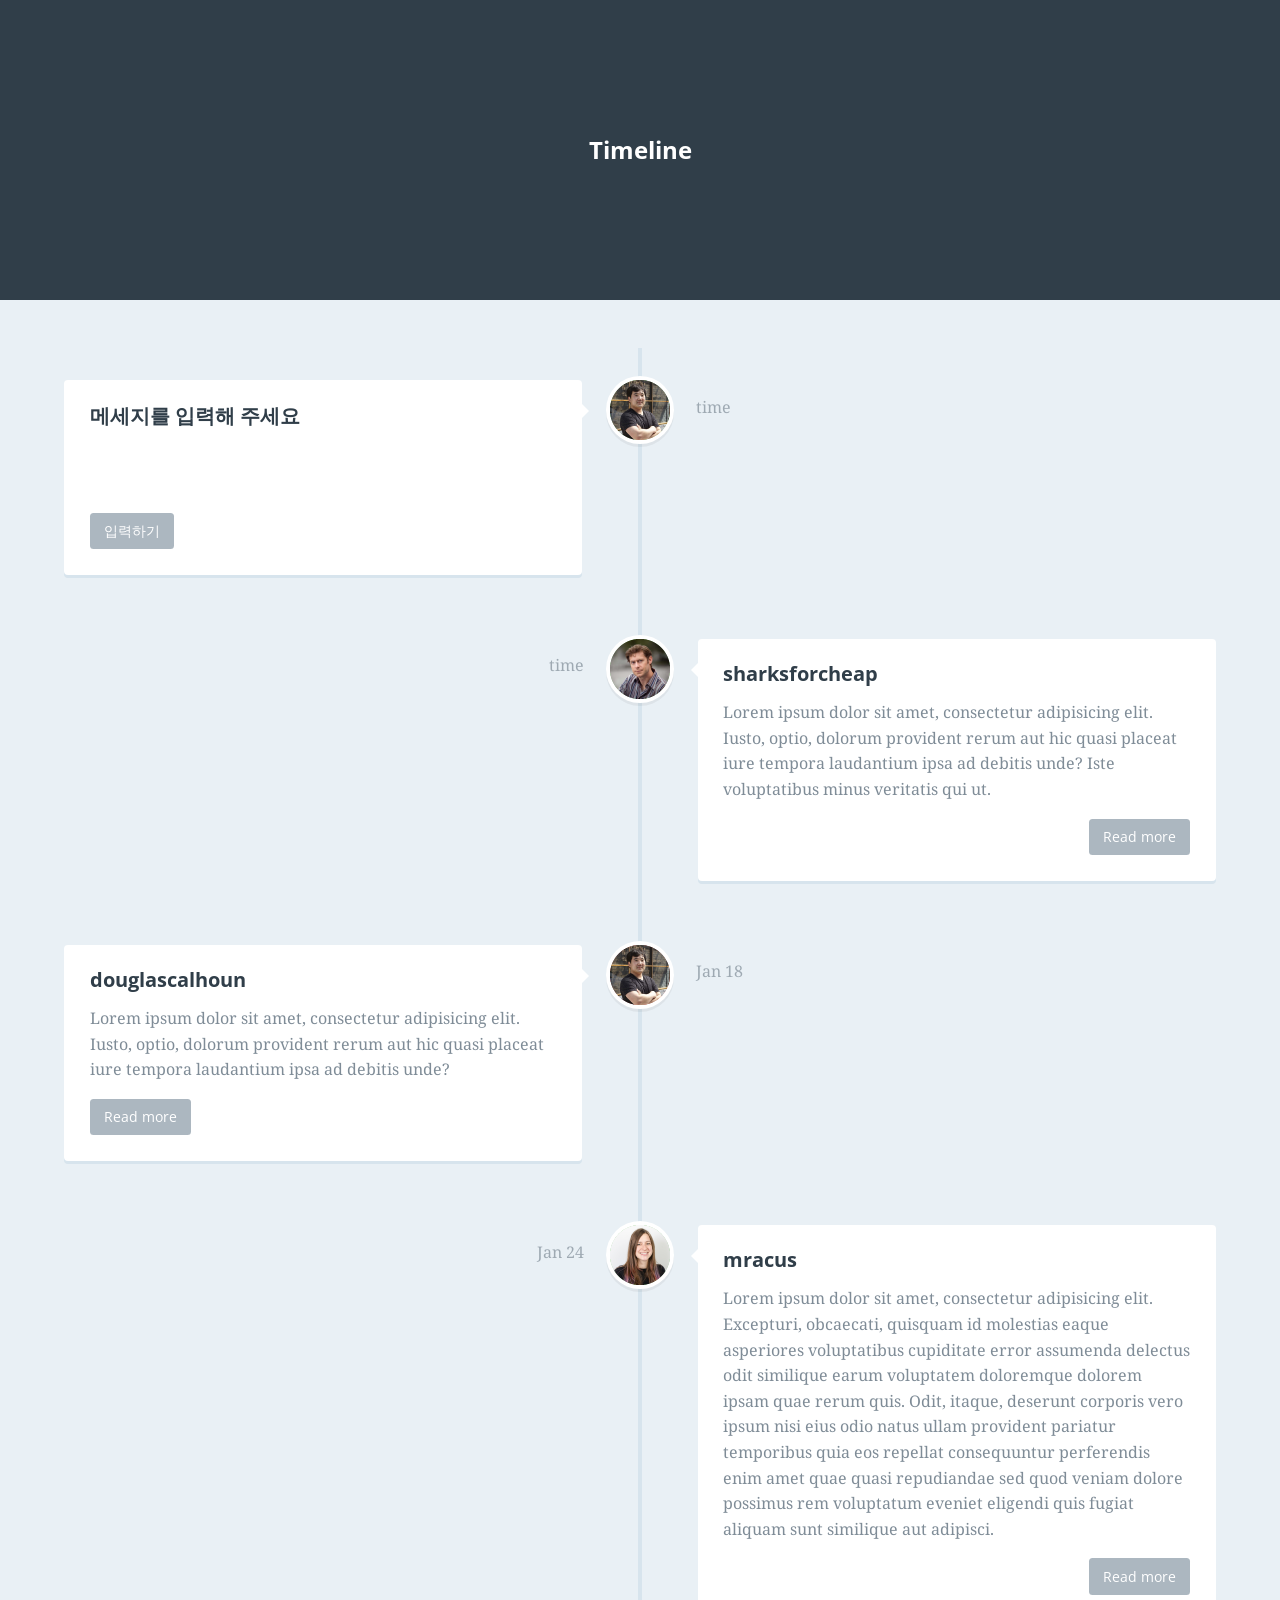
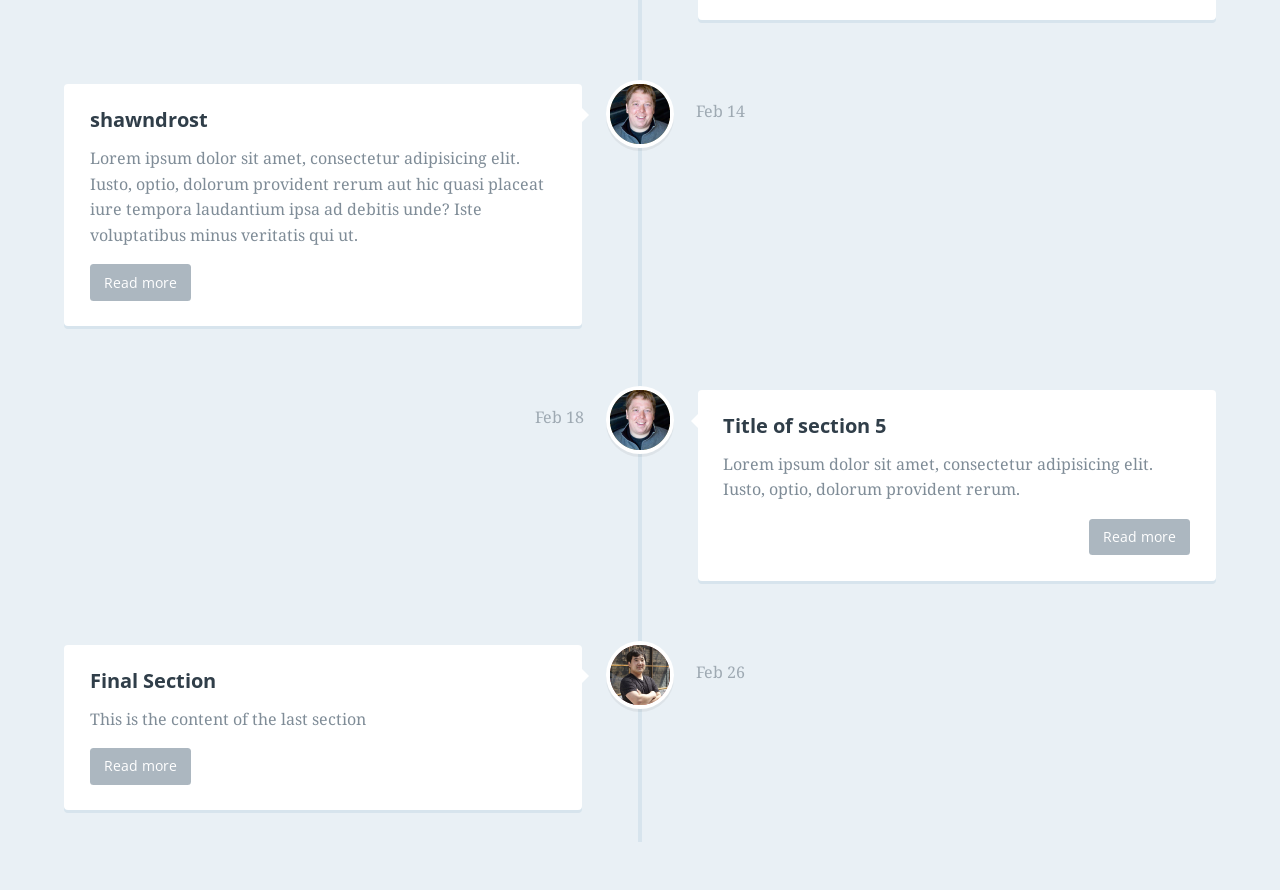
<file: project/project01-twitt/index.html>
<!doctype html>
<html lang="en" class="no-js">
<head>
	<meta charset="utf-8">
	<meta name="viewport" content="width=device-width, initial-scale=1">

	<link href='http://fonts.googleapis.com/css?family=Droid+Serif|Open+Sans:400,700' rel='stylesheet' type='text/css'>

	<link rel="stylesheet" href="css/reset.css"> <!-- CSS reset -->
	<link rel="stylesheet" href="css/style.css"> <!-- Resource style -->
	<script src="js/underscore.js"></script>
    <script src="js/jquery.js"></script>
    <script src="js/data_generator.js"></script>
	<script src="js/modernizr.js"></script> <!-- Modernizr -->

	<title>Timeline</title>
</head>
<body>
    <script src="js/moment.min.js"></script>
    <script src="js/app.js"></script>
	<header>
		<h1>Timeline</h1>
	</header>
	<section id="cd-timeline" class="cd-container">
        <div class="cd-timeline-block">
			<div class="cd-timeline-img cd-picture">
				<img src="img/douglascalhoun.png">
			</div> <!-- cd-timeline-img -->

			<div class="cd-timeline-content">
				<h2>메세지를 입력해 주세요</h2>
				<p><input id="message" type="text" style="padding:20px 120px;border-width:0;"></p>
				<a id="submit" class="cd-read-more">입력하기</a>
				<span class="cd-date">time</span>
			</div> <!-- cd-timeline-content -->
		</div> <!-- cd-timeline-block -->
	
		<div class="cd-timeline-block">
			<div class="cd-timeline-img cd-picture">
				<img src="img/sharksforcheap.png" alt="Picture">
			</div> <!-- cd-timeline-img -->

			<div class="cd-timeline-content">
				<h2>sharksforcheap</h2>
				<p>
				Lorem ipsum dolor sit amet, consectetur adipisicing elit. Iusto, optio, dolorum provident rerum aut hic quasi placeat iure tempora laudantium ipsa ad debitis unde? Iste voluptatibus minus veritatis qui ut.</p>
				<a onclick="clickUser.bind(this)()" class="cd-read-more sharksforcheap">Read more</a>
				<span class="cd-date">time</span>
			</div> <!-- cd-timeline-content -->
		</div> <!-- cd-timeline-block -->

		<div class="cd-timeline-block">
			<div class="cd-timeline-img cd-movie">
				<img src="img/douglascalhoun.png" alt="Movie">
			</div> <!-- cd-timeline-img -->

			<div class="cd-timeline-content">
				<h2>douglascalhoun</h2>
				<p>Lorem ipsum dolor sit amet, consectetur adipisicing elit. Iusto, optio, dolorum provident rerum aut hic quasi placeat iure tempora laudantium ipsa ad debitis unde?</p>
				<a onclick="clickUser.bind(this)()" class="cd-read-more douglascalhoun">Read more</a>
				<span class="cd-date">Jan 18</span>
			</div> <!-- cd-timeline-content -->
		</div> <!-- cd-timeline-block -->

		<div class="cd-timeline-block">
			<div class="cd-timeline-img cd-picture">
				<img src="img/mracus.png" alt="Picture">
			</div> <!-- cd-timeline-img -->

			<div class="cd-timeline-content">
				<h2>mracus</h2>
				<p>Lorem ipsum dolor sit amet, consectetur adipisicing elit. Excepturi, obcaecati, quisquam id molestias eaque asperiores voluptatibus cupiditate error assumenda delectus odit similique earum voluptatem doloremque dolorem ipsam quae rerum quis. Odit, itaque, deserunt corporis vero ipsum nisi eius odio natus ullam provident pariatur temporibus quia eos repellat consequuntur perferendis enim amet quae quasi repudiandae sed quod veniam dolore possimus rem voluptatum eveniet eligendi quis fugiat aliquam sunt similique aut adipisci.</p>
				<a onclick="clickUser.bind(this)()" class="cd-read-more mracus">Read more</a>
				<span class="cd-date">Jan 24</span>
			</div> <!-- cd-timeline-content -->
		</div> <!-- cd-timeline-block -->

		<div class="cd-timeline-block">
			<div class="cd-timeline-img cd-location">
				<img src="img/shawndrost.png" alt="Location">
			</div> <!-- cd-timeline-img -->

			<div class="cd-timeline-content">
				<h2>shawndrost</h2>
				<p>Lorem ipsum dolor sit amet, consectetur adipisicing elit. Iusto, optio, dolorum provident rerum aut hic quasi placeat iure tempora laudantium ipsa ad debitis unde? Iste voluptatibus minus veritatis qui ut.</p>
				<a onclick="clickUser.bind(this)()" class="cd-read-more shawndros">Read more</a>
				<span class="cd-date">Feb 14</span>
			</div> <!-- cd-timeline-content -->
		</div> <!-- cd-timeline-block -->

		<div class="cd-timeline-block">
			<div class="cd-timeline-img cd-location">
				<img src="img/shawndrost.png" alt="Location">
			</div> <!-- cd-timeline-img -->

			<div class="cd-timeline-content">
				<h2>Title of section 5</h2>
				<p>Lorem ipsum dolor sit amet, consectetur adipisicing elit. Iusto, optio, dolorum provident rerum.</p>
				<a onclick="clickUser.bind(this)()" class="cd-read-more shawndrost">Read more</a>
				<span class="cd-date">Feb 18</span>
			</div> <!-- cd-timeline-content -->
		</div> <!-- cd-timeline-block -->

		<div class="cd-timeline-block">
			<div class="cd-timeline-img cd-movie">
				<img src="img/douglascalhoun.png" alt="Movie">
			</div> <!-- cd-timeline-img -->

			<div class="cd-timeline-content">
				<h2>Final Section</h2>
				<p>This is the content of the last section</p>
				<a onclick="clickUser.bind(this)()" class="cd-read-more douglascalhoun">Read more</a>
				<span class="cd-date">Feb 26</span>
			</div> <!-- cd-timeline-content -->
		</div> <!-- cd-timeline-block -->
	</section> <!-- cd-timeline -->
	
<script src="http://ajax.googleapis.com/ajax/libs/jquery/1.11.0/jquery.min.js"></script>
<script src="js/main.js"></script> <!-- Resource jQuery -->
</body>
</html>
</file>
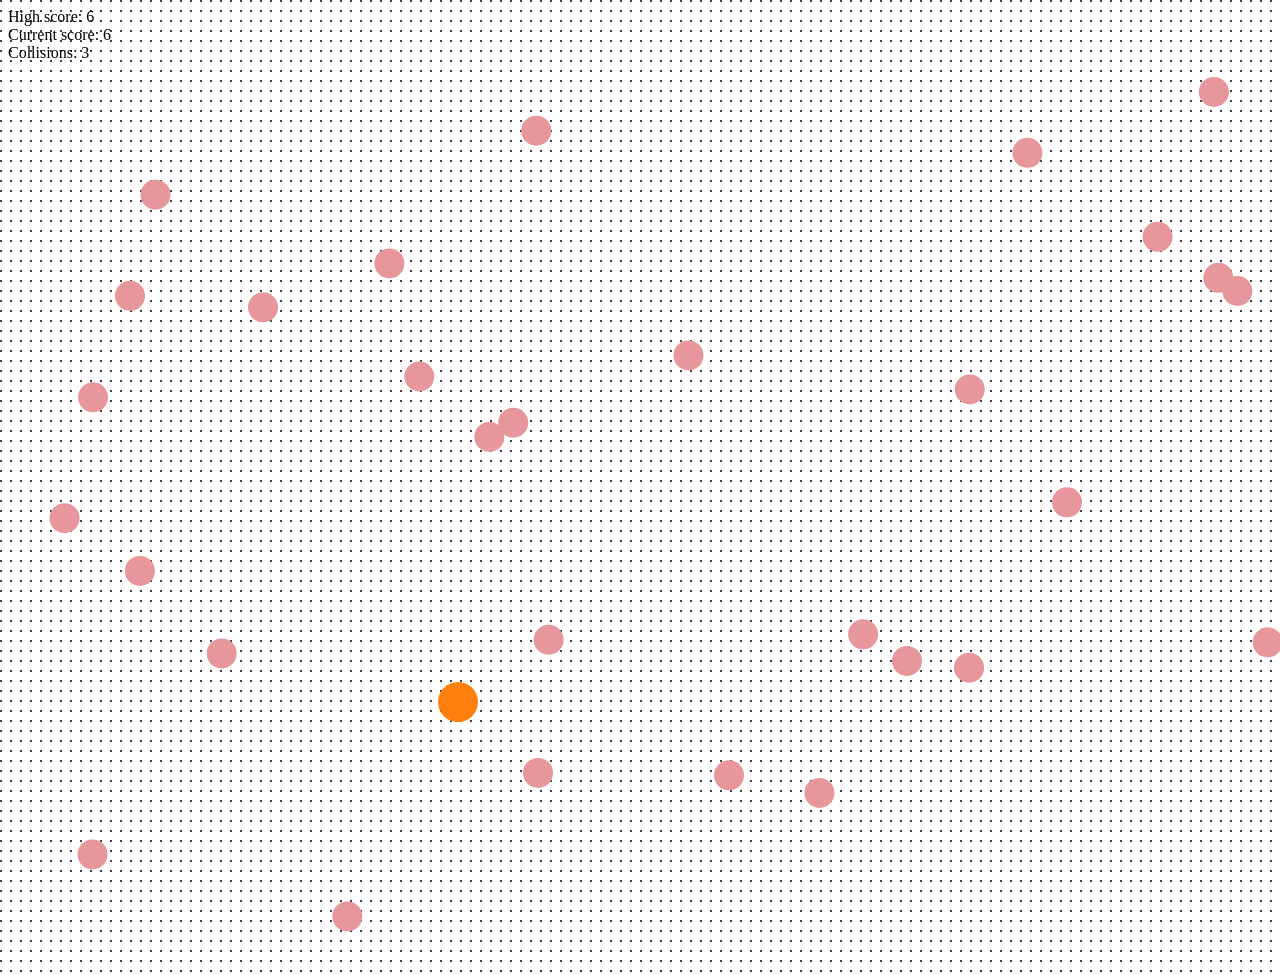
<file: Sprint/D3js/client/index.html>
<!DOCTYPE html>
<html>
  <head>
    <link rel='stylesheet' href='styles.css'>
  </head>
  <body>
    <div class="scoreboard">
      <!-- 새로운 event들이 발생하면 점수판(scoreboard)를 변경합니다. -->
      <div class="highscore">High score: <span>0</span></div>
      <div class="current">Current score: <span>0</span></div>
      <div class="collisions">Collisions: <span>0</span></div>
    </div>

    <script src="lib/d3.js" charset="utf-8"></script>
    <script src='watchout.js'></script>
  </body>
</html>
</file>
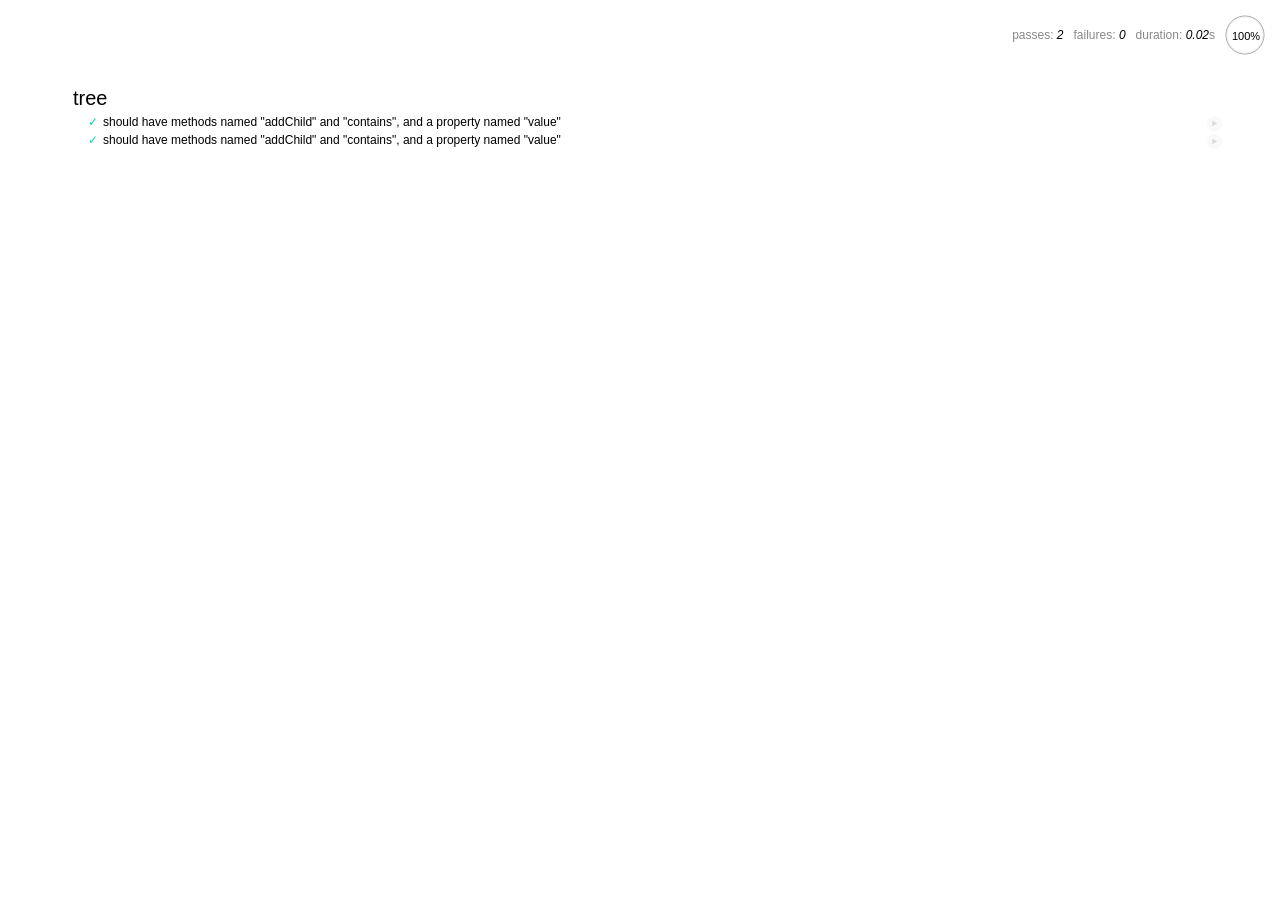
<file: Toy-problem/day03function_bind/test.html>
<html>
  <head>
    <meta charset="utf-8">
    <title>Mocha Tests</title>
    <link rel="stylesheet" href="./lib/mocha/mocha.css" />
    <script src="./lib/jquery/jquery.js"></script>
    <script src="./lib/mocha/mocha.js"></script>
    <script src="./lib/chai/chai.js"></script>
    <script src="./lib/underscore/underscore.js"></script>
    <script>
      mocha.setup('bdd');
      window.expect = chai.expect;
      $(function() {
        window.mochaPhantomJS ? mochaPhantomJS.run() : mocha.run();
      })
    </script>

    <!-- source files -->
    <script type="text/javascript" src="functionBind.js"></script>


    <!-- spec files -->
    <script type="text/javascript" src="test.js"></script>

  </head>
  <body>
    <div id="mocha"></div>
  </body>
</html>
</file>
<file: project/project01-twitt/css/style.css>
/* -------------------------------- 

Primary style

-------------------------------- */
html * {
  -webkit-font-smoothing: antialiased;
  -moz-osx-font-smoothing: grayscale;
}

*, *:after, *:before {
  -webkit-box-sizing: border-box;
  -moz-box-sizing: border-box;
  box-sizing: border-box;
}

body {
  font-size: 100%;
  font-family: "Droid Serif", serif;
  color: #7f8c97;
  background-color: #e9f0f5;
}


a {
  color: #acb7c0;
  text-decoration: none;
  font-family: "Open Sans", sans-serif;
}

img {
  max-width: 100%;
}

h1, h2 {
  font-family: "Open Sans", sans-serif;
  font-weight: bold;
}

/* -------------------------------- 

Modules - reusable parts of our design

-------------------------------- */
.cd-container {
  /* this class is used to give a max-width to the element it is applied to, and center it horizontally when it reaches that max-width */
  width: 90%;
  max-width: 1170px;
  margin: 0 auto;
}
.cd-container::after {
  /* clearfix */
  content: '';
  display: table;
  clear: both;
}

/* -------------------------------- 

Main components 

-------------------------------- */
header {
  height: 200px;
  line-height: 200px;
  text-align: center;
  background: #303e49;
}
header h1 {
  color: white;
  font-size: 18px;
  font-size: 1.125rem;
}
@media only screen and (min-width: 1170px) {
  header {
    height: 300px;
    line-height: 300px;
  }
  header h1 {
    font-size: 24px;
    font-size: 1.5rem;
  }
}

#cd-timeline {
  position: relative;
  padding: 2em 0;
  margin-top: 2em;
  margin-bottom: 2em;
}
#cd-timeline::before {
  /* this is the vertical line */
  content: '';
  position: absolute;
  top: 0;
  left: 18px;
  height: 100%;
  width: 4px;
  background: #d7e4ed;
}
@media only screen and (min-width: 1170px) {
  #cd-timeline {
    margin-top: 3em;
    margin-bottom: 3em;
  }
  #cd-timeline::before {
    left: 50%;
    margin-left: -2px;
  }
}

.cd-timeline-block {
  position: relative;
  margin: 2em 0;
}
.cd-timeline-block:after {
  content: "";
  display: table;
  clear: both;
}
.cd-timeline-block:first-child {
  margin-top: 0;
}
.cd-timeline-block:last-child {
  margin-bottom: 0;
}
@media only screen and (min-width: 1170px) {
  .cd-timeline-block {
    margin: 4em 0;
  }
  .cd-timeline-block:first-child {
    margin-top: 0;
  }
  .cd-timeline-block:last-child {
    margin-bottom: 0;
  }
}

.cd-timeline-img {
  position: absolute;
  top: 0;
  left: -2.5%;
  width: 60px;
  height: 60px;
  border-radius: 50%;
  box-shadow: 0 0 0 4px white, inset 0 2px 0 rgba(0, 0, 0, 0.08), 0 3px 0 4px rgba(0, 0, 0, 0.05);
}
.cd-timeline-img img {
  display: block;
  width: 60px;
  height: 60px;
  position: relative;
  left: 20%;
  top: 20%;
  margin-left: -12px;
  margin-top: -12px;
}
.cd-timeline-img.cd-picture {
  background: #75ce66;
}
.cd-timeline-img.cd-movie {
  background: #c03b44;
}
.cd-timeline-img.cd-location {
  background: #f0ca45;
}
@media only screen and (min-width: 1170px) {
  .cd-timeline-img {
    width: 60px;
    height: 60px;
    left: 50%;
    margin-left: -30px;
    /* Force Hardware Acceleration in WebKit */
    -webkit-transform: translateZ(0);
    -webkit-backface-visibility: hidden;
  }
  .cssanimations .cd-timeline-img.is-hidden {
    visibility: hidden;
  }
  .cssanimations .cd-timeline-img.bounce-in {
    visibility: visible;
    -webkit-animation: cd-bounce-1 0.6s;
    -moz-animation: cd-bounce-1 0.6s;
    animation: cd-bounce-1 0.6s;
  }
}

@-webkit-keyframes cd-bounce-1 {
  0% {
    opacity: 0;
    -webkit-transform: scale(0.5);
  }

  60% {
    opacity: 1;
    -webkit-transform: scale(1.2);
  }

  100% {
    -webkit-transform: scale(1);
  }
}
@-moz-keyframes cd-bounce-1 {
  0% {
    opacity: 0;
    -moz-transform: scale(0.5);
  }

  60% {
    opacity: 1;
    -moz-transform: scale(1.2);
  }

  100% {
    -moz-transform: scale(1);
  }
}
@keyframes cd-bounce-1 {
  0% {
    opacity: 0;
    -webkit-transform: scale(0.5);
    -moz-transform: scale(0.5);
    -ms-transform: scale(0.5);
    -o-transform: scale(0.5);
    transform: scale(0.5);
  }

  60% {
    opacity: 1;
    -webkit-transform: scale(1.2);
    -moz-transform: scale(1.2);
    -ms-transform: scale(1.2);
    -o-transform: scale(1.2);
    transform: scale(1.2);
  }

  100% {
    -webkit-transform: scale(1);
    -moz-transform: scale(1);
    -ms-transform: scale(1);
    -o-transform: scale(1);
    transform: scale(1);
  }
}
.cd-timeline-content {
  position: relative;
  margin-left: 60px;
  background: white;
  border-radius: 0.25em;
  padding: 1em;
  box-shadow: 0 3px 0 #d7e4ed;
}
.cd-timeline-content:after {
  content: "";
  display: table;
  clear: both;
}
.cd-timeline-content h2 {
  color: #303e49;
}
.cd-timeline-content p, .cd-timeline-content .cd-read-more, .cd-timeline-content .cd-date {
  font-size: 13px;
  font-size: 0.8125rem;
}
.cd-timeline-content .cd-read-more, .cd-timeline-content .cd-date {
  display: inline-block;
}
.cd-timeline-content p {
  margin: 1em 0;
  line-height: 1.6;
}
.cd-timeline-content .cd-read-more {
  float: right;
  padding: .8em 1em;
  background: #acb7c0;
  color: white;
  border-radius: 0.25em;
}
.no-touch .cd-timeline-content .cd-read-more:hover {
  background-color: #bac4cb;
}
.cd-timeline-content .cd-date {
  float: left;
  padding: .8em 0;
  opacity: .7;
}
.cd-timeline-content::before {
  content: '';
  position: absolute;
  top: 16px;
  right: 100%;
  height: 0;
  width: 0;
  border: 7px solid transparent;
  border-right: 7px solid white;
}
@media only screen and (min-width: 768px) {
  .cd-timeline-content h2 {
    font-size: 20px;
    font-size: 1.25rem;
  }
  .cd-timeline-content p {
    font-size: 16px;
    font-size: 1rem;
  }
  .cd-timeline-content .cd-read-more, .cd-timeline-content .cd-date {
    font-size: 14px;
    font-size: 0.875rem;
  }
}
@media only screen and (min-width: 1170px) {
  .cd-timeline-content {
    margin-left: 0;
    padding: 1.6em;
    width: 45%;
  }
  .cd-timeline-content::before {
    top: 24px;
    left: 100%;
    border-color: transparent;
    border-left-color: white;
  }
  .cd-timeline-content .cd-read-more {
    float: left;
  }
  .cd-timeline-content .cd-date {
    position: absolute;
    width: 100%;
    left: 122%;
    top: 6px;
    font-size: 16px;
    font-size: 1rem;
  }
  .cd-timeline-block:nth-child(even) .cd-timeline-content {
    float: right;
  }
  .cd-timeline-block:nth-child(even) .cd-timeline-content::before {
    top: 24px;
    left: auto;
    right: 100%;
    border-color: transparent;
    border-right-color: white;
  }
  .cd-timeline-block:nth-child(even) .cd-timeline-content .cd-read-more {
    float: right;
  }
  .cd-timeline-block:nth-child(even) .cd-timeline-content .cd-date {
    left: auto;
    right: 122%;
    text-align: right;
  }
  .cssanimations .cd-timeline-content.is-hidden {
    visibility: hidden;
  }
  .cssanimations .cd-timeline-content.bounce-in {
    visibility: visible;
    -webkit-animation: cd-bounce-2 0.6s;
    -moz-animation: cd-bounce-2 0.6s;
    animation: cd-bounce-2 0.6s;
  }
}

@media only screen and (min-width: 1170px) {
  /* inverse bounce effect on even content blocks */
  .cssanimations .cd-timeline-block:nth-child(even) .cd-timeline-content.bounce-in {
    -webkit-animation: cd-bounce-2-inverse 0.6s;
    -moz-animation: cd-bounce-2-inverse 0.6s;
    animation: cd-bounce-2-inverse 0.6s;
  }
}
@-webkit-keyframes cd-bounce-2 {
  0% {
    opacity: 0;
    -webkit-transform: translateX(-100px);
  }

  60% {
    opacity: 1;
    -webkit-transform: translateX(20px);
  }

  100% {
    -webkit-transform: translateX(0);
  }
}
@-moz-keyframes cd-bounce-2 {
  0% {
    opacity: 0;
    -moz-transform: translateX(-100px);
  }

  60% {
    opacity: 1;
    -moz-transform: translateX(20px);
  }

  100% {
    -moz-transform: translateX(0);
  }
}
@keyframes cd-bounce-2 {
  0% {
    opacity: 0;
    -webkit-transform: translateX(-100px);
    -moz-transform: translateX(-100px);
    -ms-transform: translateX(-100px);
    -o-transform: translateX(-100px);
    transform: translateX(-100px);
  }

  60% {
    opacity: 1;
    -webkit-transform: translateX(20px);
    -moz-transform: translateX(20px);
    -ms-transform: translateX(20px);
    -o-transform: translateX(20px);
    transform: translateX(20px);
  }

  100% {
    -webkit-transform: translateX(0);
    -moz-transform: translateX(0);
    -ms-transform: translateX(0);
    -o-transform: translateX(0);
    transform: translateX(0);
  }
}
@-webkit-keyframes cd-bounce-2-inverse {
  0% {
    opacity: 0;
    -webkit-transform: translateX(100px);
  }

  60% {
    opacity: 1;
    -webkit-transform: translateX(-20px);
  }

  100% {
    -webkit-transform: translateX(0);
  }
}
@-moz-keyframes cd-bounce-2-inverse {
  0% {
    opacity: 0;
    -moz-transform: translateX(100px);
  }

  60% {
    opacity: 1;
    -moz-transform: translateX(-20px);
  }

  100% {
    -moz-transform: translateX(0);
  }
}
@keyframes cd-bounce-2-inverse {
  0% {
    opacity: 0;
    -webkit-transform: translateX(100px);
    -moz-transform: translateX(100px);
    -ms-transform: translateX(100px);
    -o-transform: translateX(100px);
    transform: translateX(100px);
  }

  60% {
    opacity: 1;
    -webkit-transform: translateX(-20px);
    -moz-transform: translateX(-20px);
    -ms-transform: translateX(-20px);
    -o-transform: translateX(-20px);
    transform: translateX(-20px);
  }

  100% {
    -webkit-transform: translateX(0);
    -moz-transform: translateX(0);
    -ms-transform: translateX(0);
    -o-transform: translateX(0);
    transform: translateX(0);
  }
}
</file>
<file: Sprint/D3js/client/styles.css>
/* 여러분의 CSS styling은 이곳에 갑니다. */

/* Note: 이 repo에 asteroid image가 들어 있습니다.
원하시면 사용하셔도 됩니다.*/
body{
  background-image: url("[data-uri]");
  background-repeat: repeat;
}
</file>
<file: Toy-problem/day03function_bind/lib/mocha/mocha.css>
@charset "utf-8";

body {
  font: 20px/1.5 "Helvetica Neue", Helvetica, Arial, sans-serif;
  padding: 60px 50px;
}

#mocha ul, #mocha li {
  margin: 0;
  padding: 0;
}

#mocha ul {
  list-style: none;
}

#mocha h1, #mocha h2 {
  margin: 0;
}

#mocha h1 {
  margin-top: 15px;
  font-size: 1em;
  font-weight: 200;
}

#mocha h1 a {
  text-decoration: none;
  color: inherit;
}

#mocha h1 a:hover {
  text-decoration: underline;
}

#mocha .suite .suite h1 {
  margin-top: 0;
  font-size: .8em;
}

.hidden {
  display: none;
}

#mocha h2 {
  font-size: 12px;
  font-weight: normal;
  cursor: pointer;
}

#mocha .suite {
  margin-left: 15px;
}

#mocha .test {
  margin-left: 15px;
  overflow: hidden;
}

#mocha .test.pending:hover h2::after {
  content: '(pending)';
  font-family: arial;
}

#mocha .test.pass.medium .duration {
  background: #C09853;
}

#mocha .test.pass.slow .duration {
  background: #B94A48;
}

#mocha .test.pass::before {
  content: '✓';
  font-size: 12px;
  display: block;
  float: left;
  margin-right: 5px;
  color: #00d6b2;
}

#mocha .test.pass .duration {
  font-size: 9px;
  margin-left: 5px;
  padding: 2px 5px;
  color: white;
  -webkit-box-shadow: inset 0 1px 1px rgba(0,0,0,.2);
  -moz-box-shadow: inset 0 1px 1px rgba(0,0,0,.2);
  box-shadow: inset 0 1px 1px rgba(0,0,0,.2);
  -webkit-border-radius: 5px;
  -moz-border-radius: 5px;
  -ms-border-radius: 5px;
  -o-border-radius: 5px;
  border-radius: 5px;
}

#mocha .test.pass.fast .duration {
  display: none;
}

#mocha .test.pending {
  color: #0b97c4;
}

#mocha .test.pending::before {
  content: '◦';
  color: #0b97c4;
}

#mocha .test.fail {
  color: #c00;
}

#mocha .test.fail pre {
  color: black;
}

#mocha .test.fail::before {
  content: '✖';
  font-size: 12px;
  display: block;
  float: left;
  margin-right: 5px;
  color: #c00;
}

#mocha .test pre.error {
  color: #c00;
  max-height: 300px;
  overflow: auto;
}

#mocha .test pre {
  display: block;
  float: left;
  clear: left;
  font: 12px/1.5 monaco, monospace;
  margin: 5px;
  padding: 15px;
  border: 1px solid #eee;
  border-bottom-color: #ddd;
  -webkit-border-radius: 3px;
  -webkit-box-shadow: 0 1px 3px #eee;
  -moz-border-radius: 3px;
  -moz-box-shadow: 0 1px 3px #eee;
}

#mocha .test h2 {
  position: relative;
}

#mocha .test a.replay {
  position: absolute;
  top: 3px;
  right: 0;
  text-decoration: none;
  vertical-align: middle;
  display: block;
  width: 15px;
  height: 15px;
  line-height: 15px;
  text-align: center;
  background: #eee;
  font-size: 15px;
  -moz-border-radius: 15px;
  border-radius: 15px;
  -webkit-transition: opacity 200ms;
  -moz-transition: opacity 200ms;
  transition: opacity 200ms;
  opacity: 0.3;
  color: #888;
}

#mocha .test:hover a.replay {
  opacity: 1;
}

#mocha-report.pass .test.fail {
  display: none;
}

#mocha-report.fail .test.pass {
  display: none;
}

#mocha-error {
  color: #c00;
  font-size: 1.5  em;
  font-weight: 100;
  letter-spacing: 1px;
}

#mocha-stats {
  position: fixed;
  top: 15px;
  right: 10px;
  font-size: 12px;
  margin: 0;
  color: #888;
}

#mocha-stats .progress {
  float: right;
  padding-top: 0;
}

#mocha-stats em {
  color: black;
}

#mocha-stats a {
  text-decoration: none;
  color: inherit;
}

#mocha-stats a:hover {
  border-bottom: 1px solid #eee;
}

#mocha-stats li {
  display: inline-block;
  margin: 0 5px;
  list-style: none;
  padding-top: 11px;
}

#mocha-stats canvas {
  width: 40px;
  height: 40px;
}

code .comment { color: #ddd }
code .init { color: #2F6FAD }
code .string { color: #5890AD }
code .keyword { color: #8A6343 }
code .number { color: #2F6FAD }

@media screen and (max-device-width: 480px) {
  body {
    padding: 60px 0px;
  }

  #stats {
    position: absolute;
  }
}
</file>
